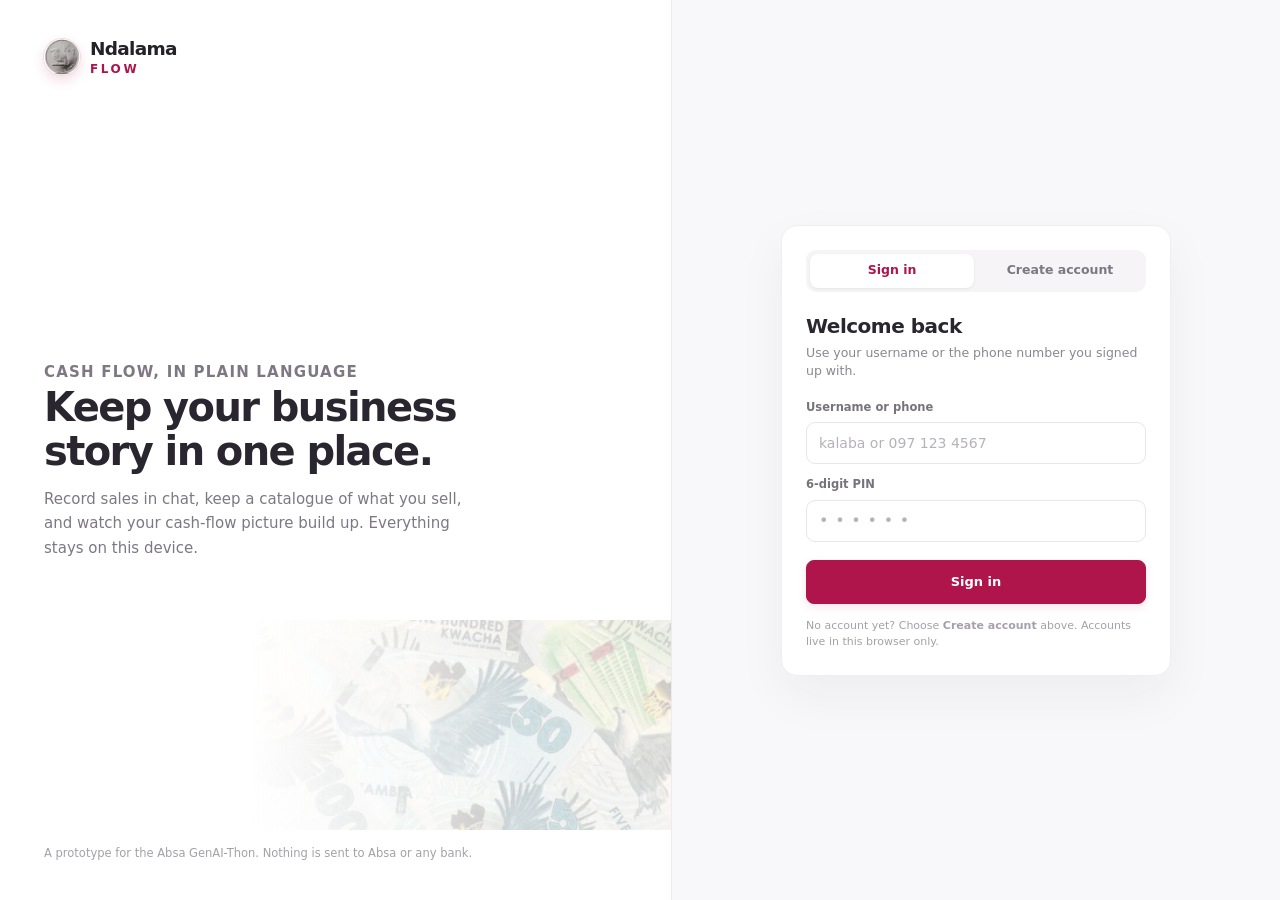
<file: index.html>
<!doctype html>
<html lang="en" data-auth="app" class="locked">
  <head>
    <meta charset="utf-8">
    <meta name="viewport" content="width=device-width, initial-scale=1">
    <meta name="theme-color" content="#af144b">
    <meta name="description" content="Ndalama Flow turns everyday SME transactions into a clearer cash-flow picture. Runs on this device, no bank connection.">
    <title>Ndalama Flow — SME cash-flow assistant</title>
    <link rel="stylesheet" href="styles/app.css">
    <script src="js/db.js"></script>
    <script src="js/auth.js"></script>
    <script src="js/guard.js"></script>
  </head>
  <body>
    <svg class="icon-sprite" aria-hidden="true" focusable="false" xmlns="http://www.w3.org/2000/svg">
      <symbol id="i-store" viewBox="0 0 24 24"><path d="M4 9h16l-1.3-3.4A2 2 0 0 0 16.8 4.3H7.2a2 2 0 0 0-1.9 1.3L4 9Z"/><path d="M5.2 9v9.3a1.2 1.2 0 0 0 1.2 1.2h11.2a1.2 1.2 0 0 0 1.2-1.2V9"/><path d="M9.6 19.5v-4.8h4.8v4.8"/></symbol>
      <symbol id="i-chart" viewBox="0 0 24 24"><path d="M3.5 20.5h17"/><path d="M6.5 20V12"/><path d="M12 20V5.5"/><path d="M17.5 20v-5.5"/></symbol>
      <symbol id="i-gauge" viewBox="0 0 24 24"><path d="M4 16.5a8.2 8.2 0 1 1 16 0"/><path d="M12 16.5l4-4.6"/><circle cx="12" cy="17.4" r="1.4"/></symbol>
      <symbol id="i-shield" viewBox="0 0 24 24"><path d="M12 3.6 19 6.2v5.6c0 4-3 6.9-7 8.6-4-1.7-7-4.6-7-8.6V6.2l7-2.6Z"/><path d="m9 12 2.1 2.1L15.3 10"/></symbol>
      <symbol id="i-briefcase" viewBox="0 0 24 24"><rect x="3.5" y="7.5" width="17" height="12" rx="2"/><path d="M9 7.5V6a2 2 0 0 1 2-2h2a2 2 0 0 1 2 2v1.5"/><path d="M3.5 12.7h17"/></symbol>
      <symbol id="i-lock" viewBox="0 0 24 24"><rect x="5" y="10.4" width="14" height="9.6" rx="2"/><path d="M8.6 10.4V8a3.4 3.4 0 0 1 6.8 0v2.4"/></symbol>
      <symbol id="i-globe" viewBox="0 0 24 24"><circle cx="12" cy="12" r="8.4"/><path d="M3.6 12h16.8"/><path d="M12 3.6c2.5 2.3 3.9 5.2 3.9 8.4s-1.4 6.1-3.9 8.4c-2.5-2.3-3.9-5.2-3.9-8.4S9.5 5.9 12 3.6Z"/></symbol>
      <symbol id="i-bell" viewBox="0 0 24 24"><path d="M6.6 17V11a5.4 5.4 0 0 1 10.8 0v6"/><path d="M4.8 17h14.4"/><path d="M10 20a2.2 2.2 0 0 0 4 0"/></symbol>
      <symbol id="i-chevron" viewBox="0 0 24 24"><path d="m7 10 5 5 5-5"/></symbol>
      <symbol id="i-spark" viewBox="0 0 24 24"><path d="M12 3.8 13.8 9l5.2 1.8-5.2 1.8L12 17.8l-1.8-5.2L5 10.8 10.2 9 12 3.8Z"/></symbol>
      <symbol id="i-plus" viewBox="0 0 24 24"><path d="M12 5v14"/><path d="M5 12h14"/></symbol>
      <symbol id="i-minus" viewBox="0 0 24 24"><path d="M5 12h14"/></symbol>
      <symbol id="i-in" viewBox="0 0 24 24"><path d="M7 17 17 7"/><path d="M9.5 7H17v7.5"/></symbol>
      <symbol id="i-out" viewBox="0 0 24 24"><path d="M17 7 7 17"/><path d="M14.5 17H7V9.5"/></symbol>
      <symbol id="i-swap" viewBox="0 0 24 24"><path d="M4 8.5h12.5"/><path d="m13.8 5.3 3.2 3.2-3.2 3.2"/><path d="M20 15.5H7.5"/><path d="m10.2 12.3-3.2 3.2 3.2 3.2"/></symbol>
      <symbol id="i-clip" viewBox="0 0 24 24"><path d="M19.5 11.6 12 19.1a4.4 4.4 0 0 1-6.2-6.2l7.5-7.5a3 3 0 0 1 4.3 4.3l-7.5 7.5a1.6 1.6 0 0 1-2.3-2.3l6.7-6.7"/></symbol>
      <symbol id="i-mic" viewBox="0 0 24 24"><rect x="9.4" y="3.4" width="5.2" height="10" rx="2.6"/><path d="M6.2 11.6a5.8 5.8 0 0 0 11.6 0"/><path d="M12 17.4v3.2"/></symbol>
      <symbol id="i-send" viewBox="0 0 24 24"><path d="m20.4 4.2-8.7 15.6-2.4-6.5-6.5-2.4L20.4 4.2Z"/><path d="m9.3 13.3 4.7-4.7"/></symbol>
      <symbol id="i-more" viewBox="0 0 24 24"><path d="M6 12h.01M12 12h.01M18 12h.01"/></symbol>
      <symbol id="i-info" viewBox="0 0 24 24"><circle cx="12" cy="12" r="8.4"/><path d="M12 11v5.4"/><path d="M12 7.9h.01"/></symbol>
      <symbol id="i-check" viewBox="0 0 24 24"><path d="m5.2 12.4 4.4 4.4L18.8 7.6"/></symbol>
      <symbol id="i-alert" viewBox="0 0 24 24"><path d="M12 4.4 20.8 19.6H3.2L12 4.4Z"/><path d="M12 9.4v4.4"/><path d="M12 16.9h.01"/></symbol>
      <symbol id="i-undo" viewBox="0 0 24 24"><path d="M4.5 9.2h8.7a5.4 5.4 0 0 1 0 10.8H8.4"/><path d="M8.2 5.2 4.2 9.2l4 4"/></symbol>
      <symbol id="i-close" viewBox="0 0 24 24"><path d="m6.4 6.4 11.2 11.2"/><path d="M17.6 6.4 6.4 17.6"/></symbol>
      <symbol id="i-list" viewBox="0 0 24 24"><path d="M9 6.5h11"/><path d="M9 12h11"/><path d="M9 17.5h11"/><path d="M4.6 6.5h.01"/><path d="M4.6 12h.01"/><path d="M4.6 17.5h.01"/></symbol>
      <symbol id="i-receipt" viewBox="0 0 24 24"><path d="M6 3.6h12v16.8l-2.4-1.7-2.4 1.7-2.4-1.7-2.4 1.7L6 18.7V3.6Z"/><path d="M9.4 8.4h5.2"/><path d="M9.4 12h5.2"/><path d="M9.4 15.6h3"/></symbol>
      <symbol id="i-logout" viewBox="0 0 24 24"><path d="M10.5 4.5H7A1.6 1.6 0 0 0 5.4 6.1v11.8A1.6 1.6 0 0 0 7 19.5h3.5"/><path d="M15.2 8.4 18.8 12l-3.6 3.6"/><path d="M9.8 12h8.6"/></symbol>
      <symbol id="i-clipboard" viewBox="0 0 24 24"><path d="M9.2 4.6H7.6A1.6 1.6 0 0 0 6 6.2v12.3a1.6 1.6 0 0 0 1.6 1.6h8.8a1.6 1.6 0 0 0 1.6-1.6V6.2a1.6 1.6 0 0 0-1.6-1.6h-1.6"/><rect x="9.2" y="2.8" width="5.6" height="3.2" rx="1.1"/><path d="M9.6 11.4h4.8"/><path d="M9.6 14.4h4.8"/><path d="M9.6 17.4h2.6"/></symbol>
    </svg>
    <div class="app-shell">
      <aside class="sidebar" aria-label="Main navigation">
        <a class="brand" href="#chat" aria-label="Ndalama Flow home">
          <span class="brand-mark" aria-hidden="true"><img src="coin-mark.webp" alt="" width="36" height="36" decoding="async"></span>
          <span><strong>Ndalama</strong><small>FLOW</small></span>
        </a>
        <div class="workspace-label">YOUR WORKSPACE</div>
        <nav class="nav-list">
          <button class="nav-item active" data-screen="chat"><span class="nav-icon"><svg class="icon" aria-hidden="true"><use href="#i-store"/></svg></span>My business</button>
          <button class="nav-item" data-screen="products"><span class="nav-icon"><svg class="icon" aria-hidden="true"><use href="#i-list"/></svg></span>Products &amp; services</button>
          <button class="nav-item" data-screen="dashboard"><span class="nav-icon"><svg class="icon" aria-hidden="true"><use href="#i-chart"/></svg></span>Cash flow</button>
          <button class="nav-item" data-screen="readiness"><span class="nav-icon"><svg class="icon" aria-hidden="true"><use href="#i-gauge"/></svg></span>Loan readiness</button>
          <button class="nav-item" data-screen="consent"><span class="nav-icon"><svg class="icon" aria-hidden="true"><use href="#i-shield"/></svg></span>Share with Absa</button>
          <button class="nav-item officer-link" data-screen="officer"><span class="nav-icon"><svg class="icon" aria-hidden="true"><use href="#i-briefcase"/></svg></span>Officer view</button>
        </nav>
        <div class="sidebar-bottom">
          <div class="secure-note"><span class="secure-icon" aria-hidden="true"><svg class="icon"><use href="#i-lock"/></svg></span><div><strong>Your data stays yours</strong><p>You choose what to share, and when.</p></div></div>
          <div class="profile"><span class="avatar" id="profile-initials">—</span><span><strong id="profile-name">Signed in</strong><small id="profile-phone">—</small></span><button class="signout-button" id="signout" type="button" aria-label="Sign out" title="Sign out"><svg class="icon" aria-hidden="true"><use href="#i-logout"/></svg></button></div>
        </div>
      </aside>

      <main class="main-area">
        <header class="topbar">
          <div class="mobile-brand"><span class="brand-mark" aria-hidden="true"><img src="coin-mark.webp" alt="" width="27" height="27" decoding="async"></span><strong>Ndalama Flow</strong></div>
          <div class="breadcrumb"><span>My business</span><span class="crumb-sep">/</span><strong id="current-page">Overview</strong></div>
          <div class="top-actions">
            <span class="local-badge">Local · this device</span>
            <label class="language-select" aria-label="Choose language">
              <span class="language-globe"><svg class="icon" aria-hidden="true"><use href="#i-globe"/></svg></span>
              <select id="language"><option value="en">EN</option><option value="bem">BEM</option><option value="nya">NYA</option></select>
              <span class="chevron"><svg class="icon" aria-hidden="true"><use href="#i-chevron"/></svg></span>
            </label>
            <button class="icon-button notification-button" aria-label="Notifications"><svg class="icon" aria-hidden="true"><use href="#i-bell"/></svg></button>
          </div>
        </header>

        <div class="screen-content">
          <div class="screen" id="screen-chat">
            <div class="page-heading hero">
              <div><p class="eyebrow">SUNDAY, 25 OCTOBER</p><h1>Good morning, <span id="greeting-name">Kalaba</span> <span class="wave"><svg class="icon" aria-hidden="true"><use href="#i-spark"/></svg></span></h1><p class="subheading">A little record-keeping today makes your business story clearer.</p></div>
            </div>
            <div class="overview-strip">
              <div class="overview-copy"><span>Your business snapshot</span><span class="period-label">LAST 30 DAYS <span><svg class="icon" aria-hidden="true"><use href="#i-chevron"/></svg></span></span></div>
              <div class="overview-metrics">
                <div class="metric"><span class="metric-label">Money in</span><strong id="mini-income">K0</strong></div>
                <div class="metric"><span class="metric-label">Money out</span><strong id="mini-expenses">K0</strong></div>
                <div class="metric"><span class="metric-label">You kept</span><strong id="mini-profit">K0</strong></div>
              </div>
            </div>

            <div class="chat-layout">
              <section class="chat-panel card">
                <div class="chat-header"><div class="assistant-avatar">n<span><svg class="icon" aria-hidden="true"><use href="#i-spark"/></svg></span></div><div><strong>Your Ndalama assistant</strong><small>Here to help with your business</small></div><button class="icon-button chat-menu" aria-label="More options"><svg class="icon" aria-hidden="true"><use href="#i-more"/></svg></button></div>
                <div class="chat-thread" id="chat-thread" aria-live="polite">
                  <div class="chat-date"><span>Today, 25 October</span></div>
                  <div class="message-row assistant-row"><div class="assistant-avatar small">n<span><svg class="icon" aria-hidden="true"><use href="#i-spark"/></svg></span></div><div class="message-content"><div class="bubble assistant-bubble" data-greeting>Good morning! How is business today? Tell me about a sale or expense and I’ll add it to your records.</div><span class="message-time">09:14</span></div></div>
                </div>
                <div class="chat-footer">
                  <div class="quick-prompts"><button data-prompt="Add a sale"><svg class="icon" aria-hidden="true"><use href="#i-plus"/></svg> Add a sale</button><button data-prompt="Add an expense"><svg class="icon" aria-hidden="true"><use href="#i-minus"/></svg> Add an expense</button><button data-prompt="How are my loan chances?"><svg class="icon" aria-hidden="true"><use href="#i-gauge"/></svg> My loan chances</button></div>
                  <form class="message-form" id="message-form"><button type="button" class="attach-button" aria-label="Attach a statement" title="Statement uploads are not connected"><svg class="icon" aria-hidden="true"><use href="#i-clip"/></svg></button><input id="message-input" autocomplete="off" placeholder="Tell me about a sale or expense..." aria-label="Message your assistant"><button type="button" class="mic-button" aria-label="Voice input is not available"><svg class="icon" aria-hidden="true"><use href="#i-mic"/></svg></button><button class="send-button" type="submit" aria-label="Send message"><svg class="icon" aria-hidden="true"><use href="#i-send"/></svg></button></form>
                  <p class="input-footnote"><svg class="icon" aria-hidden="true"><use href="#i-spark"/></svg> Try “Paid K250 for transport” or “Sold vegetables for K180”</p>
                </div>
              </section>
              <aside class="chat-aside">
                <section class="card readiness-card">
                  <div class="card-topline"><span class="section-kicker">YOUR PROGRESS</span><span class="info-mark" title="Illustrative score, shown after five recorded entries">i</span></div>
                  <div class="readiness-body"><div class="score-ring small-ring" id="aside-ring"><div><strong id="aside-score">--</strong><span>/100</span></div></div><div><span class="status-pill" id="aside-status">Not enough records</span><p id="aside-copy">Nothing recorded yet. Add a sale or expense to start building your picture.</p></div></div>
                  <div class="progress-track"><span id="aside-progress" style="width:0"></span></div>
                  <button class="text-link" data-screen="readiness">See what this means</button>
                </section>
                <section class="card nudge-card"><div class="nudge-icon"><svg class="icon" aria-hidden="true"><use href="#i-spark"/></svg></div><div><span class="section-kicker">A QUICK TIP</span><p>Keep adding your daily sales. A few more weeks can make your cash-flow picture more complete.</p><button class="text-link" data-prompt="How can I improve my records?">More helpful tips</button></div></section>
                <div class="privacy-foot"><span class="privacy-icon"><svg class="icon" aria-hidden="true"><use href="#i-lock"/></svg></span><span>Your information is private. Nothing is shared without your permission.</span></div>
              </aside>
            </div>
          </div>

          <div class="screen hidden" id="screen-products">
            <div class="page-heading"><div><p class="eyebrow">WHAT YOU SELL</p><h1>Products &amp; services</h1><p class="subheading">Add what you sell, then record a sale so your cash flow stays up to date.</p></div><button class="button button-primary" id="add-product-button"><svg class="icon" aria-hidden="true"><use href="#i-plus"/></svg> Add item</button></div>
            <div class="overview-strip">
              <div class="overview-copy"><span>Your catalogue</span><span class="period-label">SAVED IN THIS BROWSER</span></div>
              <div class="overview-metrics">
                <div class="metric"><span class="metric-label">Items</span><strong id="product-count">0</strong></div>
                <div class="metric"><span class="metric-label">Units sold</span><strong id="product-units">0</strong></div>
                <div class="metric"><span class="metric-label">Sales recorded</span><strong id="product-revenue">K0</strong></div>
              </div>
            </div>
            <section class="card product-form-card hidden" id="product-form-card">
              <form id="product-form">
                <div class="section-header"><div><h2>Add a product or service</h2><p>A name, a price and, if you like, a photo</p></div></div>
                <div class="product-fields">
                  <label class="field"><span>Name</span><input id="product-name" maxlength="60" required placeholder="e.g. 25kg bag of charcoal"></label>
                  <label class="field"><span>Type</span><select id="product-type"><option>Product</option><option>Service</option></select></label>
                  <label class="field"><span>Price (K)</span><input id="product-price" type="number" min="1" step="1" required placeholder="150"></label>
                  <label class="field"><span>Photo</span><input id="product-image" type="file" accept="image/*"><small>Optional · up to 2 MB</small></label>
                </div>
                <div class="product-preview hidden" id="product-preview"><img alt="" id="product-preview-image"><span id="product-preview-name"></span></div>
                <div class="product-form-actions"><button type="button" class="button button-outline" id="cancel-product">Cancel</button><button type="submit" class="button button-primary">Save item</button></div>
              </form>
            </section>
            <section class="card product-list-card">
              <div class="section-header"><div><h2>Your catalogue</h2><p>Photos, prices and how much has sold</p></div><span class="synthetic-label">SAVED LOCALLY</span></div>
              <div class="product-grid" id="product-grid"><p class="empty-note">No items yet. Add what you sell to start tracking sales.</p></div>
              <p class="product-note">Saved in this browser for this account. Sales you mark here also appear in your cash flow.</p>
            </section>
          </div>

          <div class="screen hidden" id="screen-dashboard">
            <div class="page-heading"><div><p class="eyebrow">YOUR BUSINESS, AT A GLANCE</p><h1>Cash flow</h1><p class="subheading">A simple picture of what came in and went out.</p></div><button class="button button-outline" data-screen="chat"><svg class="icon" aria-hidden="true"><use href="#i-plus"/></svg> Add a transaction</button></div>
            <div class="dashboard-stats">
              <article class="stat-card card"><div class="stat-head"><span>Money in</span><span class="stat-icon income-icon"><svg class="icon" aria-hidden="true"><use href="#i-in"/></svg></span></div><strong id="dash-income">K0</strong><small id="dash-income-note"><span class="muted-text">Nothing recorded yet</span></small><div class="sparkline income-spark hidden"><i></i><i></i><i></i><i></i><i></i><i></i><i></i><i></i><i></i></div></article>
              <article class="stat-card card"><div class="stat-head"><span>Money out</span><span class="stat-icon expense-icon"><svg class="icon" aria-hidden="true"><use href="#i-out"/></svg></span></div><strong id="dash-expenses">K0</strong><small id="dash-expense-note"><span class="muted-text">Nothing recorded yet</span></small><div class="sparkline expense-spark hidden"><i></i><i></i><i></i><i></i><i></i><i></i><i></i><i></i><i></i></div></article>
              <article class="stat-card card"><div class="stat-head"><span>You kept</span><span class="stat-icon profit-icon"><svg class="icon" aria-hidden="true"><use href="#i-chart"/></svg></span></div><strong id="dash-profit">K0</strong><small><span class="muted-text">Money in, less money out</span></small><div class="profit-meter"><span id="profit-meter-fill" style="width:0"></span></div></article>
            </div>
            <div class="dashboard-grid">
              <section class="card chart-card"><div class="section-header"><div><h2>Your weekly flow</h2><p>Income and expenses over the last 4 weeks</p></div><span class="chart-legend"><i class="legend-income"></i>Income <i class="legend-expense"></i>Expenses</span></div><div class="chart-wrap"><div class="y-axis"><span>K0</span><span>K0</span><span>K0</span><span>K0</span></div><div class="chart-area"><div class="grid-line line-1"></div><div class="grid-line line-2"></div><div class="grid-line line-3"></div><div class="grid-line line-4"></div><p class="chart-empty" id="chart-empty">No entries yet. Add a sale or expense in chat to see your weekly flow.</p><div class="bar-groups is-empty" id="bar-groups"><div class="bar-group"><i class="bar income-bar"></i><i class="bar expense-bar"></i><span>Week 1</span></div><div class="bar-group"><i class="bar income-bar"></i><i class="bar expense-bar"></i><span>Week 2</span></div><div class="bar-group"><i class="bar income-bar"></i><i class="bar expense-bar"></i><span>Week 3</span></div><div class="bar-group"><i class="bar income-bar"></i><i class="bar expense-bar"></i><span>This week</span></div></div></div></div></section>
              <section class="card category-card"><div class="section-header"><div><h2>Where money goes</h2><p>Your recorded expenses</p></div><button class="icon-button" aria-label="Category details"><svg class="icon" aria-hidden="true"><use href="#i-more"/></svg></button></div><div class="category-list" id="category-list"><p class="empty-note">Nothing recorded yet. Add an expense in chat to see where your money goes.</p></div><div class="category-note"><svg class="icon" aria-hidden="true"><use href="#i-spark"/></svg> Keep recording expenses to make this breakdown more complete.</div></section>
            </div>
            <section class="card transactions-card"><div class="section-header"><div><h2>Recent activity</h2><p>Transactions you have recorded</p></div><span class="synthetic-label">YOUR ENTRIES</span></div><div class="transaction-table" id="transaction-list"></div></section>
          </div>

          <div class="screen hidden" id="screen-readiness">
            <div class="page-heading"><div><p class="eyebrow">A CLEARER PICTURE, ONE STEP AT A TIME</p><h1>Your loan readiness</h1><p class="subheading">An estimate to help you understand your cash flow—not a lending decision.</p></div><span class="illustrative-tag">Illustrative estimate</span></div>
            <div class="readiness-grid">
              <section class="card score-card money-accent"><span class="section-kicker">CASH-FLOW PROFILE</span><div class="large-score"><div class="score-ring" id="ready-ring"><div><strong id="ready-score">--</strong><span>/100</span></div></div><div><span class="status-pill" id="ready-status">Not enough records</span><h2 id="ready-title">Just getting started</h2><p id="ready-copy">Nothing recorded yet. Add at least five sales and expenses to see an illustrative cash-flow profile.</p></div></div><div class="score-scale"><span>Needs more records</span><span>Stronger picture</span></div><div class="progress-track"><span id="ready-progress" style="width:0"></span></div><div class="estimate-box hidden" id="estimate-box"><span class="estimate-icon"><svg class="icon" aria-hidden="true"><use href="#i-in"/></svg></span><div><span>Example loan & repayment estimate</span><strong>K15,000 <small>loan · about K1,300 / month</small></strong><p>Illustrative only, based on the entries you recorded. Not an offer or approval.</p></div></div></section>
              <section class="card factors-card"><div class="section-header"><div><h2>What shaped this picture?</h2><p>Example factors shown transparently</p></div></div><p class="empty-note" id="factor-empty">Add entries in chat and the factors behind this picture will appear here.</p><div class="factor-row factor-live hidden"><span class="factor-icon factor-positive"><svg class="icon" aria-hidden="true"><use href="#i-in"/></svg></span><div><strong>Recorded sales</strong><p>Your recorded income appears across your entries.</p></div><span class="factor-status positive-text">Helps</span></div><div class="factor-row factor-live hidden"><span class="factor-icon factor-positive"><svg class="icon" aria-hidden="true"><use href="#i-check"/></svg></span><div><strong>Money left after expenses</strong><p>Your recorded income is higher than recorded expenses.</p></div><span class="factor-status positive-text">Helps</span></div><div class="factor-row factor-live hidden"><span class="factor-icon factor-caution"><svg class="icon" aria-hidden="true"><use href="#i-alert"/></svg></span><div><strong>Length of records</strong><p>A handful of entries is still a short history.</p></div><span class="factor-status caution-text">More needed</span></div><div class="factor-row factor-live hidden"><span class="factor-icon factor-caution"><svg class="icon" aria-hidden="true"><use href="#i-info"/></svg></span><div><strong>Transactions not verified</strong><p>Chat entries are self-reported.</p></div><span class="factor-status caution-text">More needed</span></div><div class="factor-disclaimer">This does not calculate a real credit score or determine eligibility.</div></section>
            </div>
            <section class="card next-steps-card"><div class="next-step-icon"><svg class="icon" aria-hidden="true"><use href="#i-spark"/></svg></div><div><span class="section-kicker">SMALL STEPS THAT HELP</span><h2>Keep your business story growing</h2><div class="tip-grid"><div><span>01</span><p>Record sales and expenses regularly for a more complete picture.</p></div><div><span>02</span><p>Check entries as you go so your records reflect your business.</p></div><div><span>03</span><p>Only share details with a bank when you feel ready.</p></div></div></div></section>
            <button class="button button-primary" data-screen="consent">Choose what to share</button>
          </div>

          <div class="screen hidden" id="screen-consent">
            <div class="page-heading"><div><p class="eyebrow">YOU ARE IN CONTROL</p><h1>Choose what to share</h1><p class="subheading">You decide what an Absa loan officer can see. Nothing is shared until you confirm below.</p></div><span class="privacy-pill"><span><svg class="icon" aria-hidden="true"><use href="#i-lock"/></svg></span> Private by default</span></div>
            <div class="consent-layout">
              <section class="card consent-card"><div class="consent-intro"><span class="consent-shield"><svg class="icon" aria-hidden="true"><use href="#i-shield"/></svg></span><div><h2>Your information, your choice</h2><p>Switch on only the information you want to include. You can withdraw access later.</p></div></div>
                <label class="consent-row"><span class="consent-data-icon"><svg class="icon" aria-hidden="true"><use href="#i-chart"/></svg></span><span class="consent-copy"><strong>Cash-flow summary</strong><small>Money in, money out, and weekly patterns</small></span><input type="checkbox" class="consent-toggle"><span class="toggle-ui"></span></label>
                <label class="consent-row"><span class="consent-data-icon"><svg class="icon" aria-hidden="true"><use href="#i-receipt"/></svg></span><span class="consent-copy"><strong>Recorded transactions</strong><small>Sales and expenses you entered in chat</small></span><input type="checkbox" class="consent-toggle"><span class="toggle-ui"></span></label>
                <label class="consent-row"><span class="consent-data-icon"><svg class="icon" aria-hidden="true"><use href="#i-gauge"/></svg></span><span class="consent-copy"><strong>Illustrative profile</strong><small>Illustrative factors and the example estimate</small></span><input type="checkbox" class="consent-toggle"><span class="toggle-ui"></span></label>
                <label class="consent-row"><span class="consent-data-icon"><svg class="icon" aria-hidden="true"><use href="#i-clipboard"/></svg></span><span class="consent-copy"><strong>Data quality notes</strong><small>What may be missing or needs a closer look</small></span><input type="checkbox" class="consent-toggle"><span class="toggle-ui"></span></label>
                <div class="consent-confirm"><p><span><svg class="icon" aria-hidden="true"><use href="#i-info"/></svg></span> This prototype runs entirely in your browser. No application is sent to Absa.</p><div><button class="button button-outline hidden" id="withdraw-consent">Withdraw access</button> <button class="button button-primary" id="share-button">Review & share</button></div></div>
              </section>
              <aside class="consent-aside"><div class="card share-summary money-accent"><span class="section-kicker">BEFORE YOU SHARE</span><h2>Here’s what happens</h2><div class="share-step"><span>1</span><p>You choose the information above.</p></div><div class="share-step"><span>2</span><p>Review your selection before confirming.</p></div><div class="share-step"><span>3</span><p>A loan officer reviews it. They—not AI—make any lending decision.</p></div><div class="share-lock"><svg class="icon" aria-hidden="true"><use href="#i-lock"/></svg> <span>You can withdraw access at any time.</span></div></div><div class="consent-help"><span>Need a hand?</span><p>Talk to your assistant if you have questions about your records.</p><button class="text-link" data-screen="chat">Back to chat</button></div></aside>
            </div>
          </div>

          <div class="screen hidden" id="screen-officer">
            <div class="page-heading"><div><p class="eyebrow">ABSA · LOAN OFFICER</p><h1>Application review</h1><p class="subheading">A sample view of information shared with a loan officer.</p></div><span class="illustrative-tag">Sample applicant · Local only</span></div>
            <div class="officer-banner" id="officer-banner"><span class="banner-icon"><svg class="icon" aria-hidden="true"><use href="#i-info"/></svg></span><div><strong>Nothing has been shared yet</strong><p>The applicant must choose and confirm what to share before it appears here.</p></div><button class="button button-outline" data-screen="consent">Go to consent</button></div>
            <div class="officer-grid">            <section class="card applicant-card"><div class="applicant-head"><span class="avatar large-avatar" id="officer-applicant-avatar">—</span><div><span class="section-kicker">APPLICANT PROFILE</span><h2 id="officer-applicant-name">—</h2><p id="officer-applicant-business">—</p></div><span class="risk-pill">Sample profile</span></div><div class="applicant-stats" id="officer-cashflow"><div><span>Recorded income</span><strong id="officer-income">K0</strong></div><div><span>Recorded expenses</span><strong id="officer-expenses">K0</strong></div><div><span>Cash-flow difference</span><strong id="officer-profit">K0</strong></div></div><div class="officer-chart" id="officer-chart"><div class="section-header"><div><h2>Monthly cash flow</h2><p>No monthly history available</p></div></div><p class="empty-note">Monthly statements are not connected. Only entries recorded in chat appear here.</p></div><div class="officer-transactions hidden" id="officer-transactions"><div class="section-header"><div><h2>Recorded transactions</h2><p>Entries supplied by the applicant</p></div></div><div id="officer-transaction-list"></div></div></section>
            <aside class="officer-side"><section class="card recommendation-card" id="officer-profile"><div class="section-header"><div><span class="section-kicker">ASSISTANT SUMMARY</span><h2>Review the records</h2></div><span class="ai-mark"><svg class="icon" aria-hidden="true"><use href="#i-spark"/></svg> AI</span></div><p class="recommendation-copy" id="officer-copy">No entries have been recorded yet, so there is nothing to review.</p><div class="risk-flags" id="officer-quality"><strong>Things to check</strong><div><svg class="icon risk-icon" aria-hidden="true"><use href="#i-alert"/></svg> Short record history</div><div><svg class="icon risk-icon" aria-hidden="true"><use href="#i-alert"/></svg> Entries are self-reported</div><div><svg class="icon risk-icon" aria-hidden="true"><use href="#i-alert"/></svg> Not bank-verified</div></div><div class="decision-actions"><button class="button button-outline" data-decision="Request more information">Request more info</button><button class="button button-primary" data-decision="Review noted">Record review</button></div><p class="human-note">A human officer makes any real lending decision.</p></section><button class="withdraw-button" id="withdraw-button"><svg class="icon" aria-hidden="true"><use href="#i-undo"/></svg> Withdraw access</button></aside></div>
            <section class="card audit-card"><div><span class="section-kicker">AUDIT TRAIL</span><h2>Activity</h2></div><div class="audit-row"><span id="audit-entry">Profile created — no entries recorded</span><time>25 Oct 2026</time></div><p>Prototype activity only. No real customer data or bank system is connected.</p></section>
          </div>
        </div>
        <footer class="app-footer"><span>© 2026 Ndalama Flow</span><span>Built for the Absa GenAI-Thon</span><button data-screen="readiness">How the estimate works</button></footer>
      </main>
    </div>
    <div class="toast" id="toast" role="status" aria-live="polite"></div>
    <dialog class="confirm-dialog" id="share-dialog"><form method="dialog"><button class="dialog-close" aria-label="Close"><svg class="icon" aria-hidden="true"><use href="#i-close"/></svg></button><span class="dialog-icon"><svg class="icon" aria-hidden="true"><use href="#i-shield"/></svg></span><p class="eyebrow">YOUR CHOICE, CONFIRMED</p><h2>Share this sample profile?</h2><p id="share-dialog-copy">Your selected information will appear in the officer preview on this device. It will not be sent to Absa.</p><div class="dialog-actions"><button class="button button-outline" value="cancel">Not yet</button><button class="button button-primary" id="confirm-share" value="confirm">Confirm share</button></div></form></dialog>
    <script src="js/core.js"></script>
    <script src="js/records.js"></script>
    <script src="js/products.js"></script>
    <script src="js/chat.js"></script>
    <script src="js/consent.js"></script>
    <script src="js/app.js"></script>
  </body>
</html>
</file>
<file: styles/app.css>
:root{--red:#af144b;--red-dark:#94103e;--red-pale:#f9edf2;--green:#19855a;--green-pale:#e8f5ee;--amber:#c18111;--amber-pale:#fff5df;--ink:#242129;--muted:#77747d;--line:#edeaf0;--surface:#fff;--canvas:#f8f7f9;--font:system-ui,-apple-system,BlinkMacSystemFont,"Segoe UI",Arial,sans-serif;--display:system-ui,-apple-system,BlinkMacSystemFont,"Segoe UI",Arial,sans-serif}*{box-sizing:border-box}body{margin:0;background:var(--canvas);color:var(--ink);font:16px/1.5 var(--font);-webkit-font-smoothing:antialiased}button,input,select{font:inherit}button{color:inherit;cursor:pointer}.app-shell{display:flex;min-height:100vh}.sidebar{width:250px;background:#fff;border-right:1px solid var(--line);padding:25px 16px 16px;display:flex;flex-direction:column;flex-shrink:0}.brand{display:flex;align-items:center;gap:10px;padding:0 10px 42px;text-decoration:none;color:var(--ink)}.brand-mark{width:36px;height:36px;display:grid;place-items:center;background:var(--red);color:white;border-radius:12px;font:800 21.5px var(--display);box-shadow:0 5px 13px #af144b2e}.brand>span:last-child{display:grid;line-height:1.1}.brand strong{font:800 18.5px var(--display);letter-spacing:-.7px}.brand small{color:var(--red);font-size:12px;font-weight:700;letter-spacing:2.6px;margin-top:4px}.workspace-label,.section-kicker{font-size:13px;line-height:1.3;letter-spacing:1.15px;color:#97939c;font-weight:700}.workspace-label{padding:0 11px 11px}.nav-list{display:grid;gap:5px}.nav-item{height:43px;width:100%;border:0;background:transparent;text-align:left;display:flex;align-items:center;gap:11px;padding:0 11px;border-radius:8px;font-size:15px;font-weight:600;color:#69666f}.nav-item:hover{background:#faf8fa;color:var(--red)}.nav-item.active{background:var(--red-pale);color:var(--red)}.nav-icon{width:20px;text-align:center;font-size:18.5px}.officer-link{margin-top:11px}.sidebar-bottom{margin-top:auto}.secure-note{display:flex;gap:10px;padding:13px 11px;border-radius:10px;background:#faf8fa;color:var(--red);font-size:18.5px}.secure-note div{color:var(--ink)}.secure-note strong{font-size:12.5px}.secure-note p{font-size:13px;color:var(--muted);margin:3px 0 0;line-height:1.4}.profile{border-top:1px solid var(--line);margin-top:18px;padding:16px 5px 0;display:flex;align-items:center;gap:9px}.avatar{width:33px;height:33px;border-radius:50%;background:#f8dfeb;color:var(--red);font-weight:700;font-size:12.5px;display:grid;place-items:center;flex-shrink:0}.profile>span:nth-child(2){display:grid}.profile strong{font-size:12.5px}.profile small{font-size:12px;color:var(--muted);margin-top:2px}.more{margin-left:auto;color:#96929a;font-size:21.5px}.main-area{min-width:0;flex:1;display:flex;flex-direction:column}.topbar{height:65px;padding:0 38px;border-bottom:1px solid var(--line);background:#fff;display:flex;align-items:center;justify-content:space-between}.breadcrumb{display:flex;gap:10px;align-items:center;color:#8c8991;font-size:14px}.breadcrumb strong{color:#3a3740;font-weight:600}.crumb-sep{color:#c4c1c7}.top-actions{display:flex;align-items:center;gap:18px}.local-badge{display:flex;align-items:center;gap:7px;color:#77737b;background:#f8f7f9;border:1px solid #eeecf0;border-radius:30px;padding:6px 11px;font-size:13px;font-weight:600}.language-select{display:flex;align-items:center;gap:5px;color:#77737b}.language-select select{border:0;background:transparent;color:#55515b;font-size:12.5px;appearance:none;cursor:pointer;outline:none}.language-globe{font-size:18.5px}.chevron{font-size:15px}.icon-button{border:0;background:transparent;color:#837f88;font-size:21.5px;padding:4px 7px;position:relative}.mobile-brand{display:none}.screen-content{width:100%;max-width:1420px;padding:31px 38px 24px;margin:0 auto;flex:1}.screen{animation:appear .2s ease}@keyframes appear{from{opacity:.5;transform:translateY(4px)}to{opacity:1;transform:translateY(0)}}.hidden{display:none!important}.page-heading{display:flex;align-items:center;justify-content:space-between;gap:20px;margin-bottom:24px}.eyebrow{font-size:13px;font-weight:700;letter-spacing:1.2px;color:#9a959e;margin:0 0 7px}.page-heading h1{font:800 28px/1.2 var(--display);letter-spacing:-.9px;margin:0;color:#292630}.subheading{font-size:14px;color:#85818a;margin:7px 0 0}.wave{font-size:20.5px;color:#e5a047}.button{min-height:39px;padding:0 14px;border-radius:8px;display:inline-flex;align-items:center;justify-content:center;gap:9px;font-weight:700;font-size:12.5px;transition:background .15s,border-color .15s;white-space:nowrap}.button-outline{border:1px solid #e7e2e9;background:#fff;color:#57535c}.button-outline:hover{border-color:#d4cbd5;background:#fcfafc}.button-primary{border:1px solid var(--red);background:var(--red);color:#fff;box-shadow:0 3px 8px #af144b1d}.button-primary:hover{background:var(--red-dark)}.card{background:var(--surface);border:1px solid #efedf1;border-radius:12px;box-shadow:0 2px 8px #29263005}.overview-strip{background:#fff;border:1px solid #efedf1;border-radius:11px;padding:13px 18px 15px;margin-bottom:18px}.overview-copy{display:flex;align-items:center;gap:8px;font-size:13px;color:#77737c;font-weight:600}.period-label{margin-left:auto;border:1px solid var(--line);border-radius:5px;padding:4px 7px;color:#77737c;font-size:10px;letter-spacing:.5px}.period-label span{font-size:14px;padding-left:4px}.overview-metrics{display:flex;align-items:flex-end;padding:12px 0 0;gap:0}.metric{min-width:138px;padding:0 26px;border-left:1px solid #f0edf1}.metric:first-child{border-left:0;padding-left:0}.metric-label{display:flex;align-items:center;gap:6px;font-size:13px;color:#89858e}.metric strong{display:block;font:700 18.5px var(--display);letter-spacing:-.4px;margin-top:3px}.text-link{background:transparent;border:0;padding:0;color:var(--red);font-size:13px;font-weight:700}.chat-layout{display:grid;grid-template-columns:minmax(0,1.8fr) minmax(230px,.85fr);gap:16px;align-items:stretch}.chat-panel{display:flex;flex-direction:column;min-height:490px;overflow:hidden}.chat-header{height:60px;flex-shrink:0;padding:0 17px;border-bottom:1px solid #f0edf1;display:flex;align-items:center;gap:10px}.assistant-avatar{position:relative;width:34px;height:34px;background:var(--red);color:#fff;border-radius:11px;display:grid;place-items:center;font:800 18.5px var(--display)}.assistant-avatar>span{position:absolute;right:-4px;top:-6px;font-size:12.5px;color:#e1a143}.chat-header>div:nth-child(2){display:grid}.chat-header strong{font-size:12.5px}.chat-header small{color:#8e8a93;font-size:12px;margin-top:2px}.chat-menu{margin-left:auto}.chat-thread{padding:13px 18px 8px;flex:1;max-height:330px;overflow:auto;scroll-behavior:smooth}.chat-date{text-align:center;margin:0 0 15px}.chat-date span{background:#f6f4f7;border-radius:12px;padding:4px 9px;color:#a09ba4;font-size:10px}.message-row{display:flex;gap:8px;margin:12px 0;align-items:flex-end}.assistant-avatar.small{width:23px;height:23px;border-radius:8px;font-size:14px;flex-shrink:0}.assistant-avatar.small>span{font-size:9px;right:-3px;top:-4px}.message-content{max-width:84%;display:flex;flex-direction:column}.bubble{border-radius:11px;padding:9px 12px;font-size:13px;line-height:1.5}.assistant-bubble{background:#f5f3f6;border-bottom-left-radius:3px;color:#56525b}.user-row{justify-content:flex-end}.user-bubble{background:#f9eaf0;color:#674354;border-bottom-right-radius:3px}.message-time{color:#a6a1aa;font-size:10px;margin:4px 2px}.user-row .message-time{text-align:right}.read-mark{color:#4a9a85}.transaction-card{position:relative;display:flex;align-items:center;gap:8px;margin-top:7px;padding:9px;background:#fff;border:1px solid #eeebf0;border-radius:8px;box-shadow:0 2px 6px #1f172208}.transaction-icon{width:26px;height:26px;background:#eaf5ee;color:var(--green);border-radius:7px;display:grid;place-items:center;font-size:16px}.transaction-card>div:nth-child(2){display:grid}.transaction-card>div:nth-child(2) strong{font-size:12px}.transaction-card>div:nth-child(2) span{font-size:10px;color:#99949d;margin-top:2px}.transaction-amount{font-size:13px;color:var(--green);margin-left:auto;white-space:nowrap}.undo-link{position:absolute;bottom:-18px;right:5px;color:#918b94;border:0;background:transparent;font-size:10px;padding:0}.chat-footer{padding:11px 14px 10px;border-top:1px solid #f0edf1;background:#fff}.quick-prompts{display:flex;gap:6px;flex-wrap:wrap;margin-bottom:9px}.quick-prompts button{height:25px;padding:0 9px;border:1px solid #ece8ee;border-radius:16px;background:white;color:#6d6871;font-size:10px}.quick-prompts button:hover{border-color:#dcb4c4;color:var(--red)}.message-form{height:38px;border:1px solid #e9e5eb;border-radius:9px;display:flex;align-items:center;padding:0 5px 0 8px;gap:4px}.message-form input{border:0;outline:0;flex:1;min-width:0;font-size:13px;color:var(--ink)}.message-form input::placeholder{color:#b3afb6}.attach-button,.mic-button{border:0;background:none;color:#a6a1aa;font-size:18.5px;padding:3px 5px}.mic-button{font-size:16px}.send-button{width:27px;height:27px;border:0;border-radius:7px;background:var(--red);color:white;font-size:18.5px;line-height:1}.input-footnote{font-size:10px;color:#aaa5ae;margin:7px 0 0}.input-footnote span{color:#dca244}.chat-aside{display:flex;flex-direction:column;gap:13px}.readiness-card{padding:15px 16px 13px}.card-topline{display:flex;align-items:center;justify-content:space-between}.info-mark{border:1px solid #e7e2e9;color:#9d98a0;border-radius:50%;width:15px;height:15px;text-align:center;line-height:14px;font-size:12px}.readiness-body{display:flex;align-items:center;gap:13px;margin:12px 0}.score-ring{width:97px;height:97px;border-radius:50%;display:grid;place-items:center;background:conic-gradient(var(--red) 0 72%,#f2edf1 72% 100%);position:relative;flex-shrink:0}.score-ring:before{content:"";position:absolute;inset:6px;background:white;border-radius:50%}.score-ring>div{position:relative;text-align:center;display:flex;align-items:baseline}.score-ring strong{font:800 26px var(--display);letter-spacing:-1px}.score-ring span{font-size:12px;color:#9d98a0}.small-ring{width:73px;height:73px;background:conic-gradient(var(--red) 0 72%,#f2edf1 72% 100%)}.small-ring:before{inset:5px}.small-ring strong{font-size:20.5px}.status-pill{font-size:10px;color:#996d24;background:#fff5df;border-radius:20px;padding:4px 8px;font-weight:700}.readiness-body>div:nth-child(2) p{font-size:12px;line-height:1.5;color:#85818a;margin:6px 0 0}.progress-track{height:4px;background:#f1edf1;border-radius:5px;margin:11px 0 10px;overflow:hidden}.progress-track>span{display:block;width:72%;height:100%;border-radius:5px;background:linear-gradient(90deg,#af144b,#d45b78)}.nudge-card{padding:14px;display:flex;gap:10px;background:#fffdf9}.nudge-icon{width:28px;height:28px;background:#fff3dd;color:#ce922f;border-radius:8px;display:grid;place-items:center;flex-shrink:0}.nudge-card p{font-size:13px;color:#66616a;line-height:1.6;margin:6px 0 8px}.privacy-foot{margin-top:auto;display:flex;gap:8px;color:#98939c;font-size:12px;line-height:1.5;padding:0 5px 2px}.privacy-foot span:first-child{color:var(--red);font-size:17px}.app-footer{border-top:1px solid var(--line);background:#fff;min-height:42px;padding:0 38px;display:flex;align-items:center;gap:16px;color:#aaa5ad;font-size:12px}.app-footer>span:nth-child(2){display:flex;align-items:center;gap:6px}.app-footer button{margin-left:auto;border:0;background:none;color:#89848d;font-size:12px}.illustrative-tag,.privacy-pill,.risk-pill{padding:6px 10px;border-radius:20px;background:#f8f1f4;color:var(--red);font-size:12px;font-weight:700}.privacy-pill{background:#eef6f1;color:#428061}.dashboard-stats{display:grid;grid-template-columns:repeat(3,1fr);gap:13px;margin-bottom:14px}.stat-card{padding:15px 16px;position:relative;overflow:hidden;min-height:134px}.stat-head{display:flex;justify-content:space-between;align-items:center;color:#88838c;font-size:13px}.stat-icon{width:25px;height:25px;border-radius:7px;display:grid;place-items:center;font-size:15px}.income-icon{background:#e9f5ee;color:var(--green)}.expense-icon{background:#f9edf1;color:var(--red)}.profit-icon{background:#fff4df;color:#bd831a}.stat-card>strong{display:block;font:800 25px var(--display);letter-spacing:-.8px;margin:6px 0 2px}.stat-card>small{font-size:12px;color:#aaa5ad}.positive-text{color:var(--green);font-weight:700}.muted-text{color:#aaa5ad}.sparkline{position:absolute;right:14px;bottom:11px;display:flex;align-items:end;gap:3px;height:23px}.sparkline i{width:4px;border-radius:3px 3px 0 0;background:#b3ddc6}.sparkline i:nth-child(1){height:28%}.sparkline i:nth-child(2){height:50%}.sparkline i:nth-child(3){height:38%}.sparkline i:nth-child(4){height:75%}.sparkline i:nth-child(5){height:55%}.sparkline i:nth-child(6){height:90%}.sparkline i:nth-child(7){height:62%}.sparkline i:nth-child(8){height:100%}.sparkline i:nth-child(9){height:80%}.expense-spark i{background:#e7bdc9}.profit-meter{height:5px;border-radius:5px;background:#f0edf1;margin-top:13px}.profit-meter span{display:block;width:61%;height:100%;border-radius:5px;background:#d8ac5a}.dashboard-grid{display:grid;grid-template-columns:1.25fr 1fr;gap:13px;margin-bottom:14px}.chart-card,.category-card{padding:16px}.section-header{display:flex;justify-content:space-between;align-items:flex-start;gap:10px}.section-header h2,.consent-intro h2,.share-summary h2,.next-steps-card h2,.audit-card h2,.applicant-head h2{font:700 16px var(--display);letter-spacing:-.3px;margin:0}.section-header p{font-size:12px;color:#9a959e;margin:4px 0 0}.chart-legend{display:flex;gap:5px;align-items:center;font-size:10px;color:#89848d}.chart-legend i{width:6px;height:6px;border-radius:2px}.legend-income{background:var(--red)}.legend-expense{background:#d8d3da;margin-left:5px}.chart-wrap{display:flex;height:180px;margin-top:16px}.y-axis{width:33px;display:flex;flex-direction:column;justify-content:space-between;padding-bottom:21px;color:#aaa5ad;font-size:10px}.chart-area{flex:1;position:relative;display:flex;align-items:stretch}.grid-line{position:absolute;width:100%;height:1px;border-top:1px dashed #eeebef;left:0}.line-1{top:0}.line-2{top:25%}.line-3{top:50%}.line-4{top:75%}.bar-groups{position:relative;z-index:1;width:100%;height:100%;display:flex;justify-content:space-around;align-items:flex-end}.bar-group{height:100%;width:18%;display:flex;align-items:flex-end;justify-content:center;gap:4px;position:relative;padding-bottom:20px}.bar{width:17px;border-radius:4px 4px 0 0;min-height:7px}.income-bar{background:linear-gradient(#c75879,#af144b)}.expense-bar{background:#ddd8df}.bar-group span{position:absolute;bottom:0;font-size:10px;color:#96919a;white-space:nowrap}.category-list{display:grid;gap:13px;margin:22px 0 15px}.category-row{display:grid;grid-template-columns:23px minmax(78px,1fr) minmax(40px,.7fr) 47px;gap:7px;align-items:center}.category-icon{width:22px;height:22px;border-radius:7px;display:grid;place-items:center;font-size:14px}.category-transport{color:#b47d19;background:#fff4df}.category-stock{color:#4c9673;background:#eaf5ee}.category-rent{color:#a8506b;background:#f9edf2}.category-other{color:#817b87;background:#f2f0f4}.category-name{font-size:12px;color:#6f6a73}.category-row strong{font-size:12px;text-align:right}.category-progress{height:4px;background:#f1eff2;border-radius:4px}.category-progress i{display:block;background:#c14c70;height:100%;border-radius:4px}.category-row:nth-child(2) .category-progress i{background:#d2aa5e}.category-row:nth-child(3) .category-progress i{background:#93baa5}.category-row:nth-child(4) .category-progress i{background:#bab4bf}.category-note{border-top:1px solid #f1eef2;padding-top:10px;color:#96919a;font-size:10px}.category-note span{color:#d39b3d;margin-right:4px}.transactions-card{padding:15px 16px}.synthetic-label{font-size:10px;color:#98939b;letter-spacing:.5px}.transaction-table{margin-top:12px}.transaction-line{display:grid;grid-template-columns:28px minmax(100px,1fr) 90px 75px;gap:9px;align-items:center;padding:8px 0;border-top:1px solid #f3f1f4}.transaction-line:first-child{border-top:0}.transaction-line .category-icon{width:24px;height:24px}.transaction-line>div:nth-child(2){display:grid}.transaction-line strong{font-size:12px}.transaction-line small{font-size:10px;color:#9d98a0;margin-top:2px}.transaction-line time{font-size:10px;color:#96919a}.transaction-line .amount{font-size:12px;text-align:right}.readiness-grid{display:grid;grid-template-columns:1fr 1fr;gap:14px;margin-bottom:14px}.score-card,.factors-card{padding:20px}.large-score{display:flex;align-items:center;gap:20px;margin:20px 0}.large-score .score-ring{width:112px;height:112px}.large-score .score-ring strong{font-size:32.5px}.large-score h2{font:700 18.5px var(--display);margin:7px 0 4px}.large-score p{font-size:13px;line-height:1.6;color:#85808a;margin:0;max-width:300px}.score-scale{display:flex;justify-content:space-between;color:#aaa5ad;font-size:10px}.estimate-box{display:flex;align-items:flex-start;gap:11px;background:#fbf7f8;border:1px solid #f2e7eb;border-radius:9px;padding:13px;margin-top:18px}.estimate-icon{color:var(--red);font-size:20.5px}.estimate-box>div{display:grid}.estimate-box>div>span{font-size:12px;color:#89848d}.estimate-box strong{font:700 18.5px var(--display);margin:2px 0}.estimate-box strong small{font:400 12px var(--font);color:#77737c}.estimate-box p{font-size:10px;color:#96919a;margin:0}.factors-card .section-header{margin-bottom:7px}.factor-row{display:flex;align-items:center;gap:9px;padding:10px 0;border-bottom:1px solid #f2f0f3}.factor-icon{width:25px;height:25px;border-radius:7px;display:grid;place-items:center;flex-shrink:0;font-size:12.5px}.factor-positive{background:#edf7f0;color:var(--green)}.factor-caution{background:#fff5e5;color:#bf821b}.factor-row>div{min-width:0;flex:1}.factor-row strong{font-size:12px}.factor-row p{font-size:10px;color:#99949c;margin:2px 0 0}.factor-status{font-size:10px;white-space:nowrap}.caution-text{color:#b78020}.factor-disclaimer{font-size:10px;color:#a09ba3;line-height:1.5;margin-top:11px}.next-steps-card{display:flex;gap:14px;padding:16px 19px;margin-bottom:14px}.next-step-icon{width:30px;height:30px;background:#fff4df;color:#ca922f;border-radius:9px;display:grid;place-items:center}.tip-grid{display:grid;grid-template-columns:repeat(3,1fr);gap:18px;margin-top:12px}.tip-grid>div{display:flex;gap:8px;align-items:flex-start}.tip-grid>div>span{font:700 12px var(--display);color:#d69c3f}.tip-grid p{font-size:12px;color:#77727b;line-height:1.5;margin:0}.consent-layout{display:grid;grid-template-columns:1.35fr .8fr;gap:15px;align-items:start}.consent-card{padding:19px}.consent-intro{display:flex;gap:12px;align-items:center;padding:0 0 15px;border-bottom:1px solid #f0edf1}.consent-shield{width:37px;height:37px;display:grid;place-items:center;background:#f9edf2;border-radius:10px;color:var(--red);font-size:20.5px}.consent-intro p{font-size:12px;color:#89848d;margin:4px 0 0}.consent-row{height:61px;display:flex;align-items:center;gap:11px;border-bottom:1px solid #f2f0f3;position:relative;cursor:pointer}.consent-data-icon{width:27px;height:27px;display:grid;place-items:center;background:#f7f5f8;border-radius:8px;color:#817b85}.consent-copy{display:grid;gap:3px;flex:1}.consent-copy strong{font-size:13px}.consent-copy small{font-size:10px;color:#9a959e}.consent-toggle{position:absolute;opacity:0;width:1px;height:1px}.toggle-ui{width:31px;height:18px;border-radius:10px;background:#d8d4db;position:relative;transition:background .15s}.toggle-ui:after{content:"";position:absolute;width:12px;height:12px;background:#fff;left:3px;top:3px;border-radius:50%;box-shadow:0 1px 3px #0002;transition:transform .15s}.consent-toggle:checked+.toggle-ui{background:var(--red)}.consent-toggle:checked+.toggle-ui:after{transform:translateX(13px)}.consent-toggle:focus-visible+.toggle-ui{outline:2px solid #b5456c;outline-offset:2px}.consent-confirm{display:flex;align-items:center;justify-content:space-between;gap:12px;padding-top:15px}.consent-confirm p{font-size:10px;color:#98939b;max-width:230px}.consent-confirm p span{color:#778e9b;margin-right:3px}.consent-aside{display:grid;gap:12px}.share-summary{padding:18px}.share-summary h2{margin:7px 0 14px}.share-step{display:flex;align-items:flex-start;gap:9px;margin:11px 0}.share-step>span{width:20px;height:20px;border-radius:50%;background:#f8edf1;color:var(--red);display:grid;place-items:center;font-size:12px;font-weight:700;flex-shrink:0}.share-step p{margin:2px 0 0;color:#77727b;font-size:12px;line-height:1.5}.share-lock{border-top:1px solid #f1eef2;padding-top:12px;margin-top:13px;display:flex;gap:8px;align-items:center;color:var(--green);font-size:16px}.share-lock span{color:#89848d;font-size:10px}.consent-help{padding:5px 4px}.consent-help>span{font-size:13px;font-weight:700}.consent-help p{font-size:12px;color:#89848d;margin:4px 0 7px}.officer-banner{display:flex;align-items:center;gap:11px;padding:12px 14px;border:1px solid #f0dfbd;background:#fffbf3;border-radius:9px;margin-bottom:14px}.banner-icon{font-size:19.5px;color:#b77c17}.officer-banner>div{flex:1}.officer-banner strong{font-size:13px}.officer-banner p{font-size:10px;color:#8f8779;margin:3px 0 0}.officer-banner .button{min-height:31px;font-size:12px}.officer-grid{display:grid;grid-template-columns:1.35fr .8fr;gap:14px;align-items:start}.applicant-card,.recommendation-card{padding:16px}.applicant-head{display:flex;align-items:center;gap:10px}.large-avatar{width:38px;height:38px}.applicant-head h2{margin-top:3px}.applicant-head p{font-size:12px;color:#8d8891;margin:2px 0 0}.risk-pill{margin-left:auto;color:#966d26;background:#fff4df;font-size:10px}.applicant-stats{display:grid;grid-template-columns:repeat(3,1fr);margin:18px 0 15px;padding:12px 0;border-top:1px solid #f0edf1;border-bottom:1px solid #f0edf1}.applicant-stats>div{display:grid;gap:4px;border-left:1px solid #f0edf1;padding-left:11px}.applicant-stats>div:first-child{border:0;padding-left:0}.applicant-stats span{font-size:10px;color:#928d96}.applicant-stats strong{font:700 16px var(--display)}.officer-chart .section-header h2{font:700 14px var(--display)}.officer-bars{height:100px;display:flex;align-items:flex-end;justify-content:space-around;gap:3px;padding:9px 10px 0;border-bottom:1px solid #edeaf0}.officer-bars span{width:8%;max-width:24px;background:var(--red);border-radius:4px 4px 0 0;position:relative}.officer-bars span:nth-child(even){background:#dcd7df}.officer-months{display:flex;justify-content:space-around;color:#aaa5ad;font-size:10px;padding:5px 7px 0}.officer-side{display:grid;gap:10px}.recommendation-card .section-header{align-items:center}.recommendation-card .section-header h2{font:700 15px var(--display);margin-top:4px}.ai-mark{font-size:10px;font-weight:700;color:#9a6c9f;background:#f7eff8;border-radius:5px;padding:4px 6px}.recommendation-copy{font-size:12px;line-height:1.6;color:#77727b;margin:12px 0}.risk-flags{padding:10px;background:#fffbf3;border-radius:8px}.risk-flags>strong{font-size:12px}.risk-flags>div{font-size:10px;color:#77727b;margin-top:7px}.risk-flags>div span{display:inline-grid;place-items:center;border-radius:50%;width:13px;height:13px;background:#fff0d5;color:#b77c17;font-weight:700;margin-right:5px}.decision-actions{display:flex;gap:6px;margin-top:12px}.decision-actions .button{flex:1;white-space:normal;padding:0 7px;min-height:34px;font-size:10px}.human-note{text-align:center;color:#aaa5ad;font-size:10px;margin:8px 0 0}.withdraw-button{border:0;background:transparent;color:#9a6679;font-size:12px;text-align:left;padding:2px}.audit-card{margin-top:14px;padding:13px 16px;display:grid;grid-template-columns:170px 1fr;align-items:center;gap:12px}.audit-card h2{font-size:14px;margin-top:4px}.audit-row{display:flex;align-items:center;gap:8px;font-size:10px;color:#817c85}.audit-row time{margin-left:auto;color:#aaa5ad}.audit-card>p{grid-column:2;margin:-8px 0 0;color:#aaa5ad;font-size:10px}.toast{position:fixed;bottom:24px;left:50%;transform:translate(-50%,15px);padding:10px 15px;border-radius:9px;background:#302b34;color:white;box-shadow:0 6px 22px #231d2630;font-size:12.5px;opacity:0;pointer-events:none;transition:opacity .2s,transform .2s;z-index:20}.toast.show{opacity:1;transform:translate(-50%,0)}.confirm-dialog{width:min(420px,calc(100vw - 30px));border:1px solid #eeeaf0;border-radius:15px;padding:0;box-shadow:0 20px 60px #1e172433}.confirm-dialog::backdrop{background:#211b25a8;backdrop-filter:blur(2px)}.confirm-dialog form{padding:25px;position:relative}.dialog-close{position:absolute;right:15px;top:11px;border:0;background:none;color:#8b858f;font-size:24px}.dialog-icon{width:40px;height:40px;display:grid;place-items:center;background:#f9edf2;color:var(--red);border-radius:11px;font-size:21.5px;margin-bottom:15px}.confirm-dialog h2{font:700 20.5px var(--display);margin:0}.confirm-dialog form>p:not(.eyebrow){font-size:12.5px;color:#77727b;line-height:1.6;margin:9px 0 19px}.dialog-actions{display:flex;justify-content:flex-end;gap:8px}.dialog-actions .button{font-size:13px}
@media(min-width:1500px){.screen-content{padding-top:38px}.chat-panel{min-height:540px}.chat-thread{max-height:380px}}
@media(max-width:1050px){.sidebar{width:215px}.topbar{padding:0 24px}.screen-content{padding:26px 24px}.app-footer{padding:0 24px}.chat-layout{grid-template-columns:minmax(0,1.5fr) minmax(210px,.8fr)}.category-row{grid-template-columns:23px minmax(65px,1fr) minmax(35px,.6fr) 43px}.category-name{font-size:10px}.dashboard-grid{grid-template-columns:1fr 1fr}.readiness-grid,.consent-layout,.officer-grid{grid-template-columns:1fr 1fr}}
@media(max-width:760px){.app-shell{display:block}.sidebar{position:fixed;z-index:10;bottom:0;left:0;right:0;width:auto;height:60px;padding:0 5px;border-right:0;border-top:1px solid var(--line);display:block}.sidebar .brand,.workspace-label,.sidebar-bottom,.officer-link{display:none}.nav-list{display:grid;grid-template-columns:repeat(4,1fr);height:100%;gap:0}.nav-item{height:58px;display:flex;flex-direction:column;justify-content:center;gap:2px;padding:3px 0;font-size:10px;border-radius:0}.nav-icon{font-size:18.5px;line-height:1.1}.topbar{height:54px;padding:0 16px}.mobile-brand{display:flex;align-items:center;gap:7px;font-size:14px}.mobile-brand .brand-mark{width:27px;height:27px;border-radius:8px;font-size:17px}.breadcrumb{display:none}.top-actions{gap:10px}.local-badge{padding:5px 9px;font-size:12px}.notification-button{display:none}.screen-content{padding:23px 15px 20px}.page-heading{margin-bottom:17px;align-items:flex-start}.page-heading h1{font-size:24px}.page-heading .button{font-size:0;width:38px;padding:0}.page-heading .button span{font-size:17px}.page-heading .subheading{max-width:320px;line-height:1.5}.overview-strip{padding:11px 12px}.overview-metrics{justify-content:space-between;flex-wrap:wrap;row-gap:11px}.metric{min-width:0;padding:0 10px}.metric:first-child{padding-left:0}.metric strong{font-size:16px}.metric-label{font-size:10px}.chat-layout{grid-template-columns:1fr}.chat-panel{min-height:490px}.chat-aside{display:grid;grid-template-columns:1fr 1fr;gap:8px}.readiness-card{padding:12px}.readiness-body{gap:8px}.small-ring{width:57px;height:57px}.small-ring:before{inset:4px}.small-ring strong{font-size:18.5px}.readiness-body>div:nth-child(2) p{font-size:10px}.nudge-card{padding:11px}.nudge-card p{font-size:10px}.privacy-foot{grid-column:1/-1}.dashboard-stats{gap:7px}.stat-card{padding:12px 10px;min-height:118px}.stat-head{font-size:10px}.stat-icon{width:21px;height:21px}.stat-card>strong{font-size:18.5px}.stat-card>small{font-size:9px}.sparkline{right:9px;bottom:8px}.dashboard-grid{grid-template-columns:1fr}.chart-card,.category-card{padding:14px}.chart-wrap{height:155px}.category-list{gap:12px;margin-top:15px}.category-row{grid-template-columns:24px 1fr minmax(50px,.7fr) 48px}.category-name{font-size:12px}.transaction-line{grid-template-columns:25px minmax(90px,1fr) 55px 60px;gap:5px}.transaction-line time{font-size:9px}.readiness-grid,.consent-layout,.officer-grid{grid-template-columns:1fr}.score-card,.factors-card{padding:15px}.large-score{gap:14px}.large-score .score-ring{width:85px;height:85px}.large-score .score-ring strong{font-size:26px}.large-score h2{font-size:16px}.large-score p{font-size:12px}.tip-grid{grid-template-columns:1fr;gap:9px}.tip-grid p{font-size:12px}.next-steps-card{padding:14px}.consent-card{padding:14px}.consent-confirm{align-items:flex-start;flex-direction:column}.consent-confirm p{max-width:none;margin-bottom:0}.consent-confirm .button{width:100%}.consent-aside{grid-template-columns:1fr}.officer-banner{align-items:flex-start;flex-wrap:wrap}.officer-banner>div{width:calc(100% - 36px)}.officer-banner .button{margin-left:29px}.audit-card{grid-template-columns:1fr;gap:9px}.audit-card>p{grid-column:1;margin:0}.audit-row{min-height:20px}.app-footer{height:auto;min-height:47px;padding:7px 15px 70px;gap:5px;flex-wrap:wrap;font-size:10px}.app-footer button{margin-left:auto}.app-footer>span:nth-child(2){order:3;width:100%}.illustrative-tag,.privacy-pill{font-size:10px;white-space:nowrap}.chat-thread{max-height:290px}}
@media(max-width:390px){.screen-content{padding-left:11px;padding-right:11px}.page-heading h1{font-size:21.5px}.overview-metrics .metric{padding:0 6px}.metric strong{font-size:15px}.readiness-body{gap:6px}.small-ring{width:50px;height:50px}.small-ring strong{font-size:16px}.score-ring span{font-size:9px}.chat-aside{grid-template-columns:1fr}.privacy-foot{display:none}.quick-prompts button{font-size:9px;padding:0 7px}.factor-status{font-size:9px}.factor-row{gap:6px}}
.score-ring{background:conic-gradient(var(--green) 0 72%,#eaf1ed 72% 100%)}
.status-pill{color:#23744e;background:#eaf5ee}
.progress-track>span{background:linear-gradient(90deg,#32865d,#63ad80)}
.consent-confirm>div{display:flex;gap:6px;flex-wrap:wrap}
.officer-transactions{margin-top:15px;padding-top:13px;border-top:1px solid #f0edf1}
.decision-actions button:disabled{opacity:.55}
.icon-sprite{position:absolute;width:0;height:0;overflow:hidden}
.icon{width:1em;height:1em;display:block;fill:none;stroke:currentColor;stroke-width:1.9;stroke-linecap:round;stroke-linejoin:round;flex-shrink:0}
.nav-icon,.secure-icon,.more,.banner-icon,.send-button{display:grid;place-items:center}
.nav-icon .icon{width:18px;height:18px}.secure-icon .icon{width:15px;height:15px}.more .icon{width:16px;height:16px}
.language-globe .icon{width:17px;height:17px}.chevron .icon{width:12px;height:12px}.notification-button .icon{width:19px;height:19px}.chat-menu .icon{width:16px;height:16px}
.button .icon{width:13px;height:13px}.wave .icon{width:17px;height:17px;color:#e5a047}
.period-label .icon,.text-link .icon{width:9px;height:9px;display:inline-block;vertical-align:-1px}
.quick-prompts button{display:inline-flex;align-items:center;gap:4px}.quick-prompts .icon{width:10px;height:10px}
.attach-button .icon,.mic-button .icon{width:16px;height:16px}.send-button .icon{width:15px;height:15px}
.input-footnote{display:flex;align-items:center;gap:4px}.input-footnote .icon{width:9px;height:9px;color:#dca244}
.assistant-avatar>span .icon{width:9px;height:9px}.assistant-avatar.small>span .icon{width:6px;height:6px}
.transaction-icon .icon{width:14px;height:14px}.category-icon .icon{width:12px;height:12px}
.nudge-icon .icon{width:15px;height:15px}.privacy-foot .privacy-icon{color:var(--red)}.privacy-foot .icon{width:12px;height:12px;margin-top:2px}
.consent-shield .icon{width:20px;height:20px}.consent-data-icon .icon{width:14px;height:14px}
.share-lock .icon{width:14px;height:14px}.estimate-icon .icon{width:19px;height:19px}
.next-step-icon .icon{width:15px;height:15px}.factor-icon .icon{width:13px;height:13px}
.banner-icon .icon{width:18px;height:18px}.risk-icon{width:12px;height:12px;color:#b77c17;margin-right:5px;display:inline-block;vertical-align:-2px}
.withdraw-button{display:inline-flex;align-items:center;gap:5px}.withdraw-button .icon{width:12px;height:12px}
.dialog-icon .icon{width:20px;height:20px}.dialog-close .icon{width:16px;height:16px}
.ai-mark{display:inline-flex;align-items:center;gap:3px}.ai-mark .icon{width:9px;height:9px}
.privacy-pill{display:inline-flex;align-items:center;gap:5px}.privacy-pill .icon{width:11px;height:11px}
.consent-confirm p .icon{width:10px;height:10px;display:inline-block;vertical-align:-1px}
.empty-note{font-size:12px;line-height:1.6;color:#9a959e;margin:14px 0 4px;max-width:420px}
.transaction-table .empty-note{margin:14px 0 2px}
.chart-empty{position:absolute;inset:0;display:grid;place-items:center;text-align:center;padding:0 34px 18px;font-size:12px;line-height:1.6;color:#9a959e;z-index:2;margin:0}
.bar-groups.is-empty{opacity:.4}.bar-groups.is-empty .bar{min-height:0}
/* Image treatments: K1 coin brand mark, kwacha hero band, dimmed money accents */
.brand-mark{overflow:hidden;background:#fff;border-radius:50%;padding:0;box-shadow:0 0 0 1px #f2dbe4,0 5px 13px #af144b29}
.brand-mark img{width:100%;height:100%;display:block;object-fit:cover}
.page-heading.hero{position:relative;overflow:hidden;isolation:isolate;border:1px solid #f0e6ea;border-radius:14px;padding:19px 22px;margin-bottom:18px;min-height:118px}
.page-heading.hero:before{content:"";position:absolute;inset:0;z-index:-1;background:url("../moneyimage.webp") right center/cover no-repeat}
.page-heading.hero:after{content:"";position:absolute;inset:0;z-index:-1;background:linear-gradient(96deg,#fff 0%,#fff 30%,rgba(255,255,255,.9) 48%,rgba(255,255,255,.62) 74%,rgba(255,255,255,.34) 100%)}
.money-accent{position:relative;overflow:hidden}
.money-accent:before{content:"";position:absolute;inset:0;background:url("../moneyimage.webp") top center/100% auto no-repeat;opacity:.16;pointer-events:none;-webkit-mask-image:linear-gradient(180deg,#000,transparent 45%);mask-image:linear-gradient(180deg,#000,transparent 45%)}
.money-accent>*{position:relative}
@media(max-width:760px){.mobile-brand .brand-mark{border-radius:50%}.page-heading.hero{padding:15px;border-radius:12px;min-height:0}.page-heading.hero:after{background:linear-gradient(96deg,#fff 0%,#fff 34%,rgba(255,255,255,.92) 56%,rgba(255,255,255,.6) 100%)}}
/* Assistant emphasis: stronger panel, header, and larger chat type */
.chat-panel{border-color:#eae2e9;box-shadow:0 14px 34px #2926300f,0 2px 8px #29263008}
.chat-header{height:68px;padding:0 18px;background:linear-gradient(180deg,#fdf7fa,#fff);border-bottom:1px solid #f2e5ec}
.chat-header strong{font-size:15px;letter-spacing:-.15px;color:#2f2b36}
.chat-header small{font-size:13px;color:#7d7884}
.assistant-avatar{width:40px;height:40px;border-radius:13px;font-size:21.5px;box-shadow:0 7px 16px #af144b2e}
.assistant-avatar.small{width:26px;height:26px;border-radius:9px;font-size:15px}
.bubble{border-radius:12px;padding:10px 13px;font-size:13px;line-height:1.6}
.assistant-bubble{background:#f4f1f5;color:#4f4b55}
.user-bubble{background:#f8e5ee;color:#5f3a4b}
.message-time{font-size:12px;color:#a09aa4}
.chat-date span{font-size:12px;padding:5px 10px}
.transaction-card>div:nth-child(2) strong{font-size:13px}
.transaction-card>div:nth-child(2) span{font-size:12px}
.transaction-amount{font-size:12.5px}
.message-form{height:44px;border-radius:11px}
.message-form input{font-size:13px}
.send-button{width:31px;height:31px;border-radius:9px}
/* Share with Absa: purpose-drawn row icons in a clearer chip */
.consent-data-icon{width:30px;height:30px;border-radius:9px;background:#fbf2f6;color:#a5315c}
.consent-data-icon .icon{width:16px;height:16px}
.consent-row:hover .consent-data-icon{background:#f8e6ee;color:var(--red)}
/* Products & services */
.product-form-card{padding:18px}
.product-fields{display:grid;grid-template-columns:repeat(4,1fr);gap:12px;margin:14px 0 4px}
.field{display:grid;gap:5px;font-size:13px;font-weight:600;color:#8b8690}
.field input,.field select{height:36px;border:1px solid #ece7ee;border-radius:8px;padding:0 10px;font-size:12.5px;font-weight:400;color:var(--ink);background:#fff;outline:none;min-width:0}
.field input[type=file]{height:auto;padding:7px 8px;font-size:13px;color:#77727b}
.field input:focus,.field select:focus{border-color:#d9b3c3;box-shadow:0 0 0 3px #af144b14}
.field small{font-weight:400;font-size:12px;color:#a5a0a9}
.product-preview{display:flex;align-items:center;gap:9px;margin-top:10px}
.product-preview img{width:44px;height:44px;border-radius:8px;object-fit:cover;border:1px solid #efeaf1}
.product-preview span{font-size:12px;color:#8b8690}
.product-form-actions{display:flex;justify-content:flex-end;gap:8px;margin-top:14px}
.product-list-card{padding:16px}
.product-grid{display:grid;grid-template-columns:repeat(auto-fill,minmax(250px,1fr));gap:12px;margin-top:14px}
.product-card{border:1px solid #f0ecf2;border-radius:11px;padding:12px;display:grid;grid-template-columns:60px minmax(0,1fr);grid-template-rows:auto auto;gap:8px 11px;align-items:center}
.product-thumb{width:60px;height:60px;border-radius:10px;background:#f7f3f6;display:grid;place-items:center;overflow:hidden;color:#a5315c;grid-row:span 2;flex-shrink:0}
.product-thumb img{width:100%;height:100%;object-fit:cover;display:block}
.product-thumb .icon{width:22px;height:22px}
.product-body{min-width:0}
.product-type{display:inline-block;font-size:10px;font-weight:700;letter-spacing:.6px;text-transform:uppercase;color:#a5315c;background:#fbf2f6;border-radius:20px;padding:3px 7px}
.product-body h3{margin:6px 0 4px;font:700 14px var(--display);letter-spacing:-.2px;overflow:hidden;text-overflow:ellipsis;white-space:nowrap}
.product-meta{display:flex;align-items:baseline;gap:8px;flex-wrap:wrap}
.product-meta strong{font:700 15px var(--display)}
.product-meta span{font-size:12px;color:#96919a}
.product-actions{grid-column:2;display:flex;align-items:center;gap:6px}
.product-sell{min-height:30px;padding:0 10px;font-size:12px;gap:6px}
.product-sell .icon{width:12px;height:12px}
.product-remove{margin-left:auto;width:27px;height:27px;border:0;background:transparent;color:#a9a3ad;border-radius:7px;display:grid;place-items:center}
.product-remove:hover{background:#f9eef2;color:var(--red)}
.product-remove .icon{width:13px;height:13px}
.product-note{margin:12px 0 0;padding-top:10px;border-top:1px solid #f2eff3;font-size:10px;color:#a5a0a9}
@media(max-width:760px){.nav-list{grid-template-columns:repeat(5,1fr)}.nav-item{font-size:9px;text-align:center;line-height:1.15}.product-fields{grid-template-columns:1fr 1fr}.product-grid{grid-template-columns:1fr}}
@media(max-width:390px){.product-fields{grid-template-columns:1fr}}
@media(max-width:760px){.nav-item{white-space:normal;overflow-wrap:anywhere;line-height:1.15;padding:2px 1px}}
/* Account session */
html.locked body{visibility:hidden}
.profile .signout-button{margin-left:auto;width:30px;height:30px;border:0;background:transparent;color:#96929a;border-radius:7px;display:grid;place-items:center;transition:background .15s,color .15s}
.profile .signout-button:hover{background:#f9eef2;color:var(--red)}
.profile .signout-button .icon{width:15px;height:15px}
</file>
<file: styles/auth.css>
/* Sign-in and create-account page */
html.locked body{visibility:hidden}
.auth-body{background:var(--canvas);min-height:100vh}
.auth-shell{display:grid;grid-template-columns:minmax(0,1.05fr) minmax(0,.95fr);min-height:100vh}
.auth-aside{position:relative;display:flex;flex-direction:column;padding:38px 44px;background:#fff;border-right:1px solid var(--line);overflow:hidden}
.auth-aside .brand{padding:0 0 0}
.auth-pitch{position:relative;z-index:1;margin:auto 0;max-width:430px}
.auth-pitch h1{font:800 40px/1.1 var(--display);letter-spacing:-1.6px;margin:0 0 14px;color:#292630}
.auth-pitch p{font-size:15px;line-height:1.65;color:#7d7883;margin:0}
.auth-art{position:absolute;right:-60px;bottom:70px;width:72%;height:210px;background:url("../moneyimage.webp") right center/cover no-repeat;opacity:.22;border-radius:18px 0 0 18px;pointer-events:none;
  -webkit-mask-image:linear-gradient(90deg,transparent,#000 55%);mask-image:linear-gradient(90deg,transparent,#000 55%)}
.auth-foot{position:relative;z-index:1;margin:0;font-size:11.5px;color:#a5a0a9}
.auth-panel{display:flex;align-items:center;justify-content:center;padding:44px 32px}
.auth-card{width:100%;max-width:390px;background:#fff;border:1px solid #efedf1;border-radius:16px;padding:24px;box-shadow:0 20px 50px #2926300d}
.auth-tabs{display:grid;grid-template-columns:1fr 1fr;gap:4px;background:#f6f4f7;border-radius:10px;padding:4px;margin-bottom:22px}
.auth-tab{border:0;background:transparent;border-radius:8px;min-height:34px;font-size:12.5px;font-weight:700;color:#7c7781;transition:background .15s,color .15s}
.auth-tab.active{background:#fff;color:var(--red);box-shadow:0 1px 3px #29263014}
.auth-form h2{font:700 20px/1.2 var(--display);letter-spacing:-.5px;margin:0 0 6px;color:#292630}
.auth-sub{font-size:12.5px;color:#8b8690;margin:0 0 18px}
.auth-field{display:grid;gap:6px;margin-bottom:12px}
.auth-field>span{font-size:11.5px;font-weight:600;color:#77727c}
.auth-field input{height:42px;border:1px solid #eae5ed;border-radius:9px;padding:0 12px;font-size:14px;color:var(--ink);background:#fff;outline:none;transition:border-color .15s,box-shadow .15s}
.auth-field input::placeholder{color:#b6b1ba}
.auth-field input:focus{border-color:#d3a7bb;box-shadow:0 0 0 3px #af144b14}
.auth-field input.pin{letter-spacing:.42em;font-variant-numeric:tabular-nums;font-size:16px}
.auth-field.has-error input{border-color:#c8546f;box-shadow:0 0 0 3px #c8546f1a}
.auth-error{display:none;font-size:11.5px;line-height:1.4;color:#b23a56;margin:-4px 0 10px}
.auth-error.show{display:block}
.auth-submit{width:100%;min-height:44px;font-size:13px;margin-top:6px}
.auth-hint{font-size:11px;color:#a5a0a9;margin:14px 0 0;line-height:1.5}
.auth-banner{display:none;background:#fdf1f4;border:1px solid #f4dbe3;color:#a33452;border-radius:9px;padding:10px 12px;font-size:12px;margin-bottom:16px;line-height:1.45}
.auth-banner.show{display:block}
@media(max-width:900px){.auth-shell{grid-template-columns:1fr}.auth-aside{padding:24px;border-right:0;border-bottom:1px solid var(--line)}.auth-pitch{margin:24px 0 12px}.auth-pitch h1{font-size:28px;letter-spacing:-1px}.auth-pitch p{font-size:13.5px}.auth-art{display:none}.auth-foot{margin-top:12px}.auth-panel{padding:24px}}
@media(max-width:420px){.auth-card{padding:18px}.auth-aside{padding:18px}}
</file>
